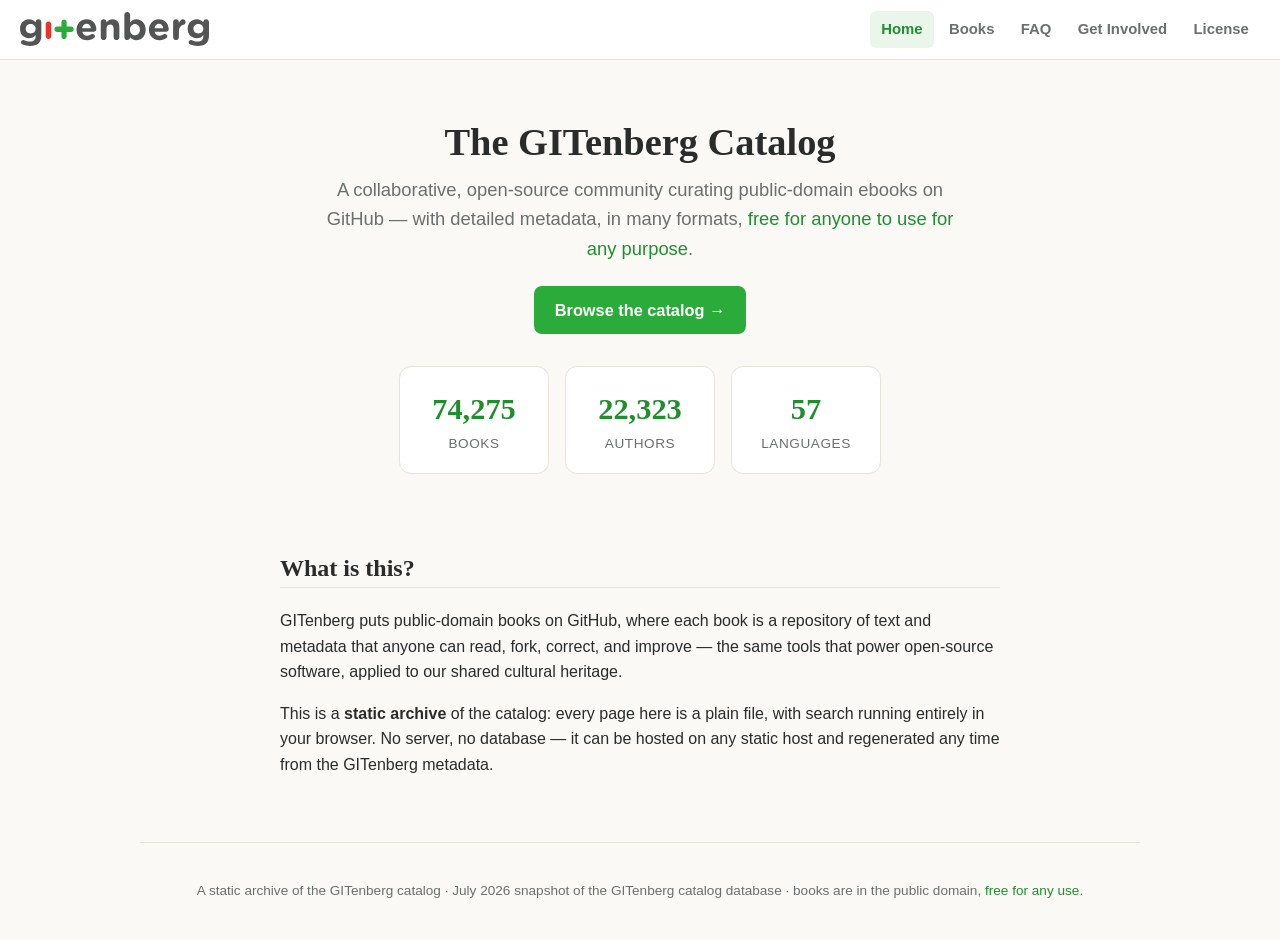
<file: docs/index.html>
<!doctype html>
<html lang="en">
<head>
<meta charset="utf-8">
<meta name="viewport" content="width=device-width, initial-scale=1">
<title>GITenberg — public-domain ebooks on GitHub</title>
<link rel="icon" href="assets/favicon.ico">
<link rel="stylesheet" href="assets/style.css">

</head>
<body>
<header class="site">
  <a class="brand" href="index.html"><img src="assets/Gitenberg_full.svg" alt="GITenberg"></a>
  <nav><a class="on" href="index.html">Home</a><a class="" href="books.html">Books</a><a class="" href="faq.html">FAQ</a><a class="" href="get-involved.html">Get Involved</a><a class="" href="license.html">License</a></nav>
</header>
<main>
<section class="hero">
  <h1>The GITenberg Catalog</h1>
  <p class="lead">A collaborative, open-source community curating public-domain ebooks on GitHub &mdash;
     with detailed metadata, in many formats, <a href="license.html">free for anyone to use for any purpose</a>.</p>
  <a class="btn" href="books.html">Browse the catalog &rarr;</a>
  <div class="stats">
    <div class="stat"><div class="n">74,275</div><div class="l">Books</div></div>
    <div class="stat"><div class="n">22,323</div><div class="l">Authors</div></div>
    <div class="stat"><div class="n">57</div><div class="l">Languages</div></div>
  </div>
</section>
<section class="prose">
  <h2>What is this?</h2>
  <p>GITenberg puts public-domain books on GitHub, where each book is a repository of text and
     metadata that anyone can read, fork, correct, and improve &mdash; the same tools that power
     open-source software, applied to our shared cultural heritage.</p>
  <p>This is a <strong>static archive</strong> of the catalog: every page here is a plain file,
     with search running entirely in your browser. No server, no database &mdash; it can be hosted
     on any static host and regenerated any time from the GITenberg metadata.</p>
</section>
</main>
<footer class="site">
  <p>A static archive of the GITenberg catalog &middot; July 2026 snapshot of the
     GITenberg catalog database &middot; books are in the public domain,
     <a href="license.html">free for any use</a>.</p>
</footer>
</body>
</html>
</file>
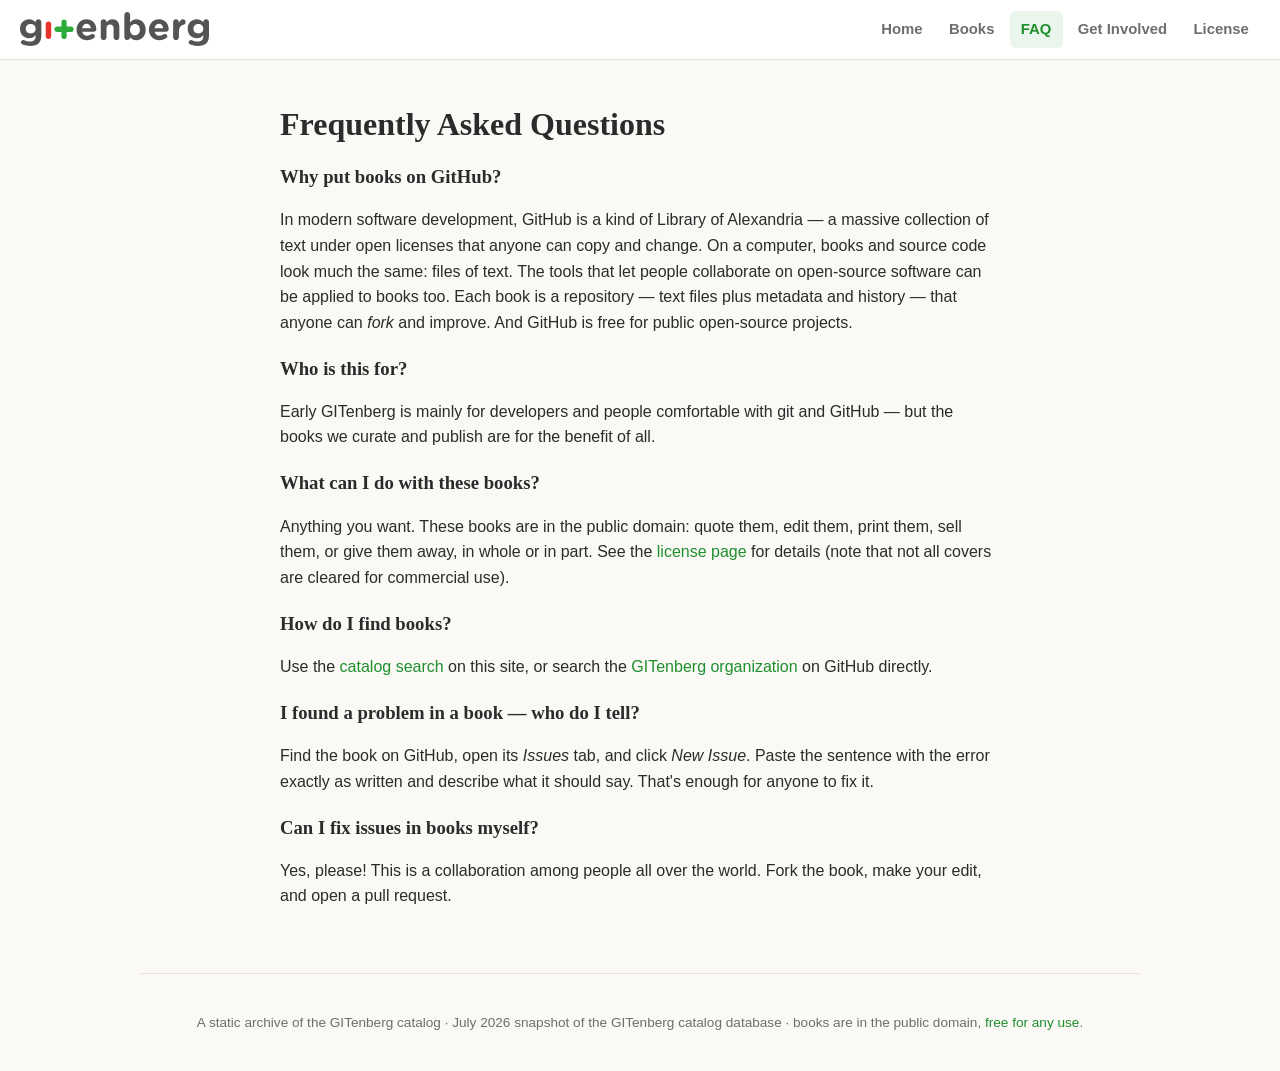
<file: docs/faq.html>
<!doctype html>
<html lang="en">
<head>
<meta charset="utf-8">
<meta name="viewport" content="width=device-width, initial-scale=1">
<title>GITenberg — FAQ</title>
<link rel="icon" href="assets/favicon.ico">
<link rel="stylesheet" href="assets/style.css">

</head>
<body>
<header class="site">
  <a class="brand" href="index.html"><img src="assets/Gitenberg_full.svg" alt="GITenberg"></a>
  <nav><a class="" href="index.html">Home</a><a class="" href="books.html">Books</a><a class="on" href="faq.html">FAQ</a><a class="" href="get-involved.html">Get Involved</a><a class="" href="license.html">License</a></nav>
</header>
<main>
<div class="prose">
<h1>Frequently Asked Questions</h1>
<h3>Why put books on GitHub?</h3>
<p>In modern software development, GitHub is a kind of Library of Alexandria &mdash; a massive
collection of text under open licenses that anyone can copy and change. On a computer, books and
source code look much the same: files of text. The tools that let people collaborate on open-source
software can be applied to books too. Each book is a repository &mdash; text files plus metadata and
history &mdash; that anyone can <em>fork</em> and improve. And GitHub is free for public open-source projects.</p>
<h3>Who is this for?</h3>
<p>Early GITenberg is mainly for developers and people comfortable with git and GitHub &mdash; but the
books we curate and publish are for the benefit of all.</p>
<h3>What can I do with these books?</h3>
<p>Anything you want. These books are in the public domain: quote them, edit them, print them, sell
them, or give them away, in whole or in part. See the <a href="license.html">license page</a> for details
(note that not all covers are cleared for commercial use).</p>
<h3>How do I find books?</h3>
<p>Use the <a href="books.html">catalog search</a> on this site, or search the
<a href="https://github.com/GITenberg">GITenberg organization</a> on GitHub directly.</p>
<h3>I found a problem in a book — who do I tell?</h3>
<p>Find the book on GitHub, open its <em>Issues</em> tab, and click <em>New Issue</em>. Paste the sentence
with the error exactly as written and describe what it should say. That's enough for anyone to fix it.</p>
<h3>Can I fix issues in books myself?</h3>
<p>Yes, please! This is a collaboration among people all over the world. Fork the book, make your edit,
and open a pull request.</p>
</div>
</main>
<footer class="site">
  <p>A static archive of the GITenberg catalog &middot; July 2026 snapshot of the
     GITenberg catalog database &middot; books are in the public domain,
     <a href="license.html">free for any use</a>.</p>
</footer>
</body>
</html>
</file>
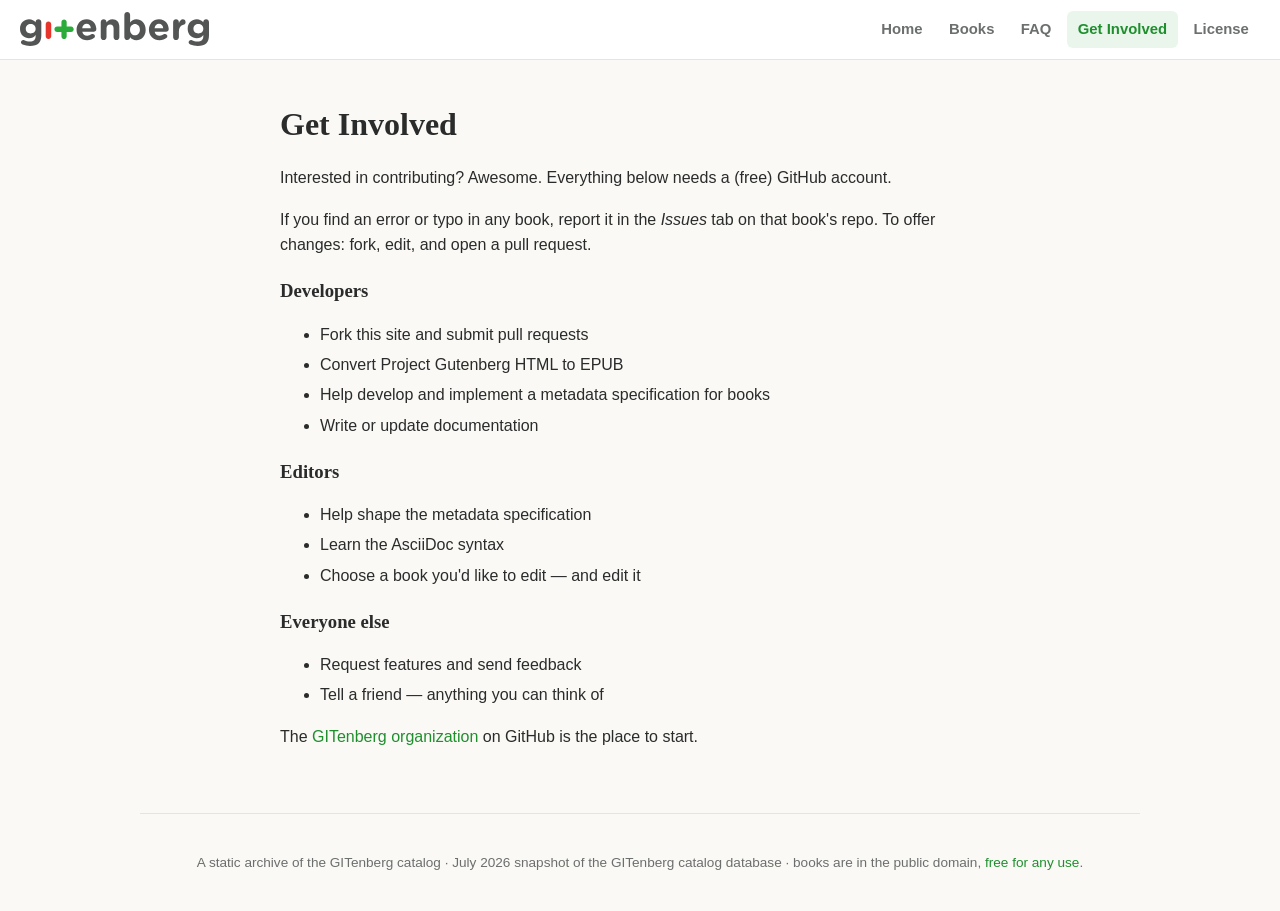
<file: docs/get-involved.html>
<!doctype html>
<html lang="en">
<head>
<meta charset="utf-8">
<meta name="viewport" content="width=device-width, initial-scale=1">
<title>GITenberg — Get Involved</title>
<link rel="icon" href="assets/favicon.ico">
<link rel="stylesheet" href="assets/style.css">

</head>
<body>
<header class="site">
  <a class="brand" href="index.html"><img src="assets/Gitenberg_full.svg" alt="GITenberg"></a>
  <nav><a class="" href="index.html">Home</a><a class="" href="books.html">Books</a><a class="" href="faq.html">FAQ</a><a class="on" href="get-involved.html">Get Involved</a><a class="" href="license.html">License</a></nav>
</header>
<main>
<div class="prose">
<h1>Get Involved</h1>
<p>Interested in contributing? Awesome. Everything below needs a (free) GitHub account.</p>
<p>If you find an error or typo in any book, report it in the <em>Issues</em> tab on that book's repo.
To offer changes: fork, edit, and open a pull request.</p>
<h3>Developers</h3>
<ul>
<li>Fork this site and submit pull requests</li>
<li>Convert Project Gutenberg HTML to EPUB</li>
<li>Help develop and implement a metadata specification for books</li>
<li>Write or update documentation</li>
</ul>
<h3>Editors</h3>
<ul>
<li>Help shape the metadata specification</li>
<li>Learn the AsciiDoc syntax</li>
<li>Choose a book you'd like to edit &mdash; and edit it</li>
</ul>
<h3>Everyone else</h3>
<ul>
<li>Request features and send feedback</li>
<li>Tell a friend &mdash; anything you can think of</li>
</ul>
<p>The <a href="https://github.com/GITenberg">GITenberg organization</a> on GitHub is the place to start.</p>
</div>
</main>
<footer class="site">
  <p>A static archive of the GITenberg catalog &middot; July 2026 snapshot of the
     GITenberg catalog database &middot; books are in the public domain,
     <a href="license.html">free for any use</a>.</p>
</footer>
</body>
</html>
</file>
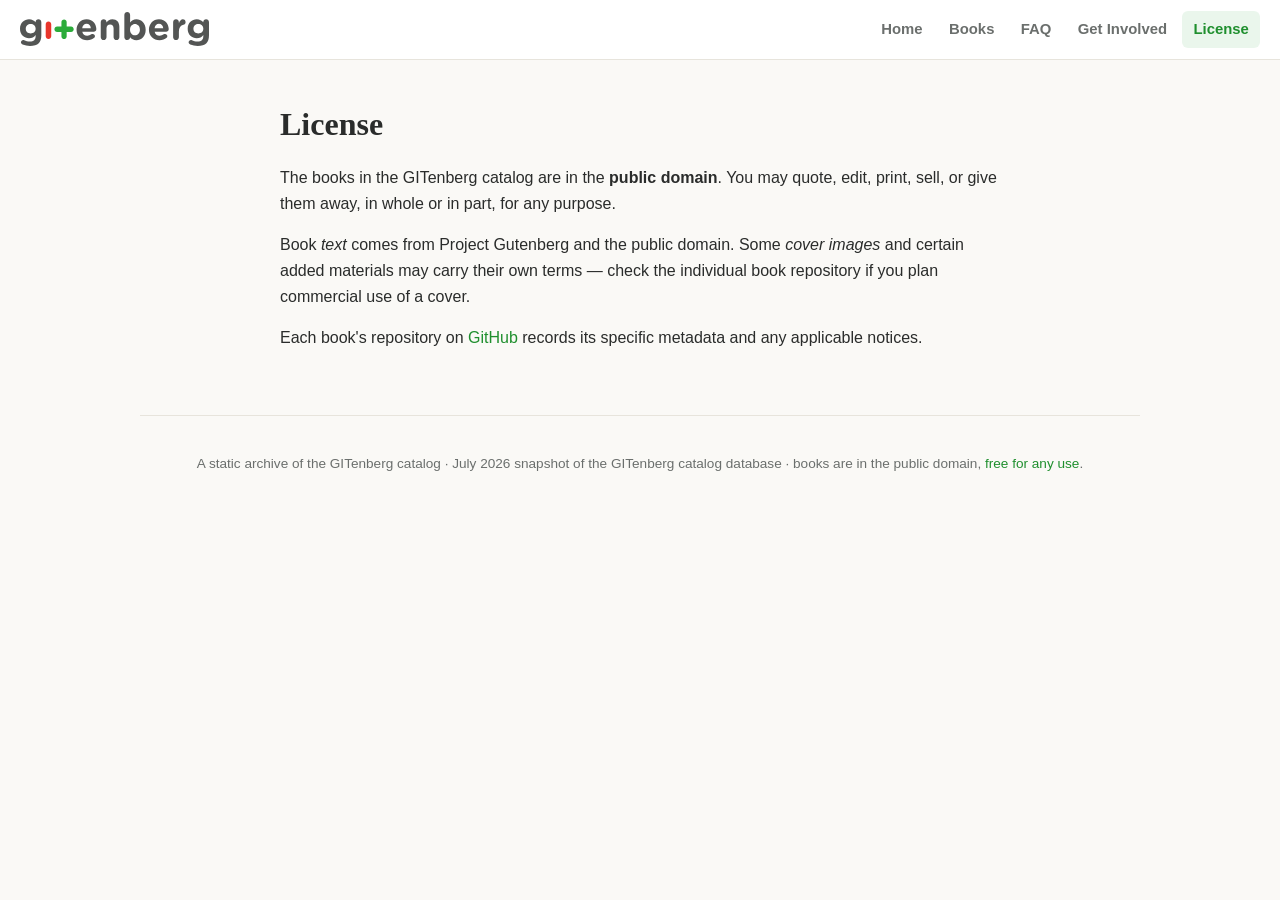
<file: docs/license.html>
<!doctype html>
<html lang="en">
<head>
<meta charset="utf-8">
<meta name="viewport" content="width=device-width, initial-scale=1">
<title>GITenberg — License</title>
<link rel="icon" href="assets/favicon.ico">
<link rel="stylesheet" href="assets/style.css">

</head>
<body>
<header class="site">
  <a class="brand" href="index.html"><img src="assets/Gitenberg_full.svg" alt="GITenberg"></a>
  <nav><a class="" href="index.html">Home</a><a class="" href="books.html">Books</a><a class="" href="faq.html">FAQ</a><a class="" href="get-involved.html">Get Involved</a><a class="on" href="license.html">License</a></nav>
</header>
<main>
<div class="prose">
<h1>License</h1>
<p>The books in the GITenberg catalog are in the <strong>public domain</strong>. You may quote, edit,
print, sell, or give them away, in whole or in part, for any purpose.</p>
<p>Book <em>text</em> comes from Project Gutenberg and the public domain. Some <em>cover images</em> and
certain added materials may carry their own terms &mdash; check the individual book repository if you plan
commercial use of a cover.</p>
<p>Each book's repository on <a href="https://github.com/GITenberg">GitHub</a> records its specific
metadata and any applicable notices.</p>
</div>
</main>
<footer class="site">
  <p>A static archive of the GITenberg catalog &middot; July 2026 snapshot of the
     GITenberg catalog database &middot; books are in the public domain,
     <a href="license.html">free for any use</a>.</p>
</footer>
</body>
</html>
</file>
<file: docs/assets/style.css>
:root{
  --green:#2bac3a; --green-d:#1f8f2e; --red:#e8352b; --ink:#2a2c2b;
  --muted:#6b6f6d; --line:#e7e4dc; --bg:#faf9f6; --card:#ffffff;
}
*{box-sizing:border-box}
html{-webkit-text-size-adjust:100%}
body{margin:0;background:var(--bg);color:var(--ink);
  font:16px/1.6 -apple-system,BlinkMacSystemFont,"Segoe UI",Roboto,Helvetica,Arial,sans-serif;}
a{color:var(--green-d);text-decoration:none}
a:hover{text-decoration:underline}
h1,h2,h3{font-family:Georgia,"Times New Roman",serif;line-height:1.2;color:var(--ink)}
header.site{display:flex;align-items:center;justify-content:space-between;gap:1rem;
  padding:.7rem 1.25rem;background:#fff;border-bottom:1px solid var(--line);position:sticky;top:0;z-index:5}
header.site .brand img{height:34px;display:block}
header.site nav{display:flex;flex-wrap:wrap;gap:.25rem}
header.site nav a{padding:.4rem .7rem;border-radius:6px;color:var(--muted);font-weight:600;font-size:.93rem}
header.site nav a:hover{background:#f1efe9;text-decoration:none;color:var(--ink)}
header.site nav a.on{color:var(--green-d);background:#eaf6ec}
main{max-width:1000px;margin:0 auto;padding:1.5rem 1.25rem 3rem}
footer.site{border-top:1px solid var(--line);color:var(--muted);font-size:.85rem;
  text-align:center;padding:1.5rem 1.25rem;max-width:1000px;margin:0 auto}
/* home */
.hero{text-align:center;padding:2rem 0 1rem}
.hero h1{font-size:2.4rem;margin:.2rem 0 .6rem}
.hero p.lead{font-size:1.15rem;color:var(--muted);max-width:640px;margin:0 auto 1.4rem}
.btn{display:inline-block;background:var(--green);color:#fff;font-weight:700;
  padding:.7rem 1.3rem;border-radius:8px;font-size:1.02rem}
.btn:hover{background:var(--green-d);text-decoration:none}
.stats{display:flex;gap:1rem;justify-content:center;flex-wrap:wrap;margin:2rem 0}
.stat{background:var(--card);border:1px solid var(--line);border-radius:12px;
  padding:1.1rem 1.6rem;min-width:150px}
.stat .n{font-family:Georgia,serif;font-size:1.9rem;font-weight:700;color:var(--green-d)}
.stat .l{color:var(--muted);font-size:.85rem;text-transform:uppercase;letter-spacing:.04em}
.prose{max-width:720px;margin:0 auto}
.prose h2{margin-top:2rem;border-bottom:1px solid var(--line);padding-bottom:.3rem}
.prose h3{margin-top:1.4rem}
.prose li{margin:.3rem 0}
/* books */
.searchbar{position:sticky;top:60px;background:var(--bg);padding:.6rem 0 .8rem;z-index:4}
.searchrow{display:flex;gap:.6rem;flex-wrap:wrap}
#q{flex:1;min-width:220px;font-size:1.1rem;padding:.75rem 1rem;border:2px solid var(--line);
  border-radius:10px;background:#fff}
#q:focus{outline:none;border-color:var(--green)}
#lang{font-size:1rem;padding:.75rem;border:2px solid var(--line);border-radius:10px;background:#fff}
.count{color:var(--muted);font-size:.9rem;margin:.2rem 0 .6rem}
ol.results{list-style:none;padding:0;margin:0}
ol.results li{background:var(--card);border:1px solid var(--line);border-radius:10px;
  padding:.75rem 1rem;margin-bottom:.55rem;display:flex;gap:1rem;align-items:baseline}
.rank{color:var(--muted);font-variant-numeric:tabular-nums;min-width:2.2em;text-align:right;font-size:.9rem}
.bk{flex:1;min-width:0}
.bk .t{font-family:Georgia,serif;font-size:1.12rem;font-weight:600}
.bk .m{color:var(--muted);font-size:.86rem;margin-top:.2rem;display:flex;gap:.9rem;flex-wrap:wrap;align-items:center}
.badge{background:#eef3ef;color:#4a6b50;border-radius:20px;padding:.05rem .55rem;font-size:.78rem;font-weight:600}
.dl{font-variant-numeric:tabular-nums}
.loading{color:var(--muted);padding:2rem 0;text-align:center}
@media(max-width:560px){header.site .brand img{height:28px}.hero h1{font-size:1.9rem}}
</file>
